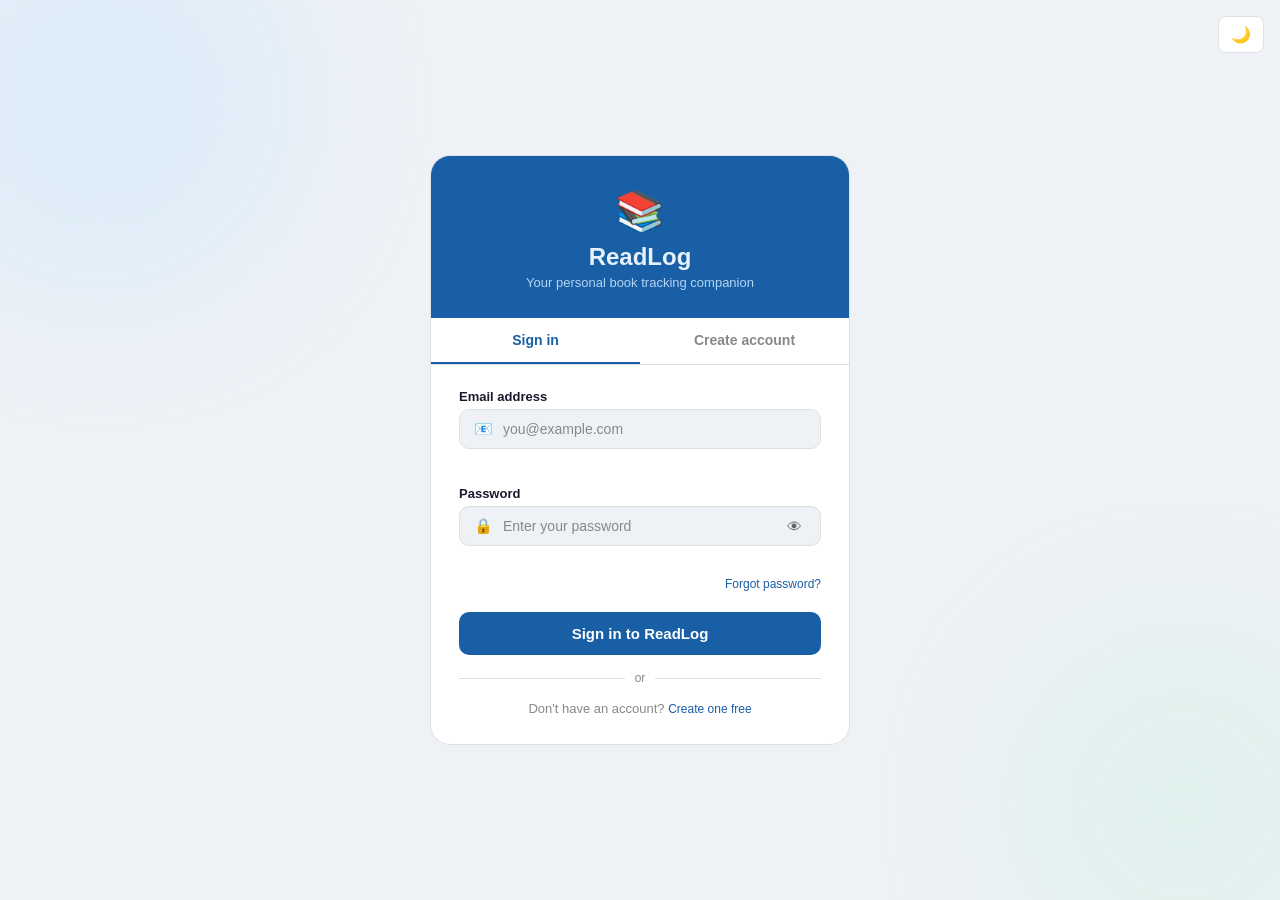
<file: login.html>
<!DOCTYPE html>
<html lang="en" data-theme="light">

<head>
  <meta charset="UTF-8" />
  <meta name="viewport" content="width=device-width, initial-scale=1.0" />
  <title>ReadLog — Sign in</title>
  <link rel="stylesheet" href="login.css" />
</head>

<body>

  <!-- BACKGROUND BLOBS (decorative) -->
  <div class="bg-blob blob1"></div>
  <div class="bg-blob blob2"></div>

  <!-- DARK MODE TOGGLE -->
  <button class="dark-toggle" onclick="toggleDarkMode()" title="Toggle dark mode">🌙</button>

  <!-- MAIN CARD -->
  <div class="login-wrapper">

    <!-- HEADER -->
    <div class="login-header">
      <div class="login-logo">📚</div>
      <div class="login-appname">ReadLog</div>
      <div class="login-tagline">Your personal book tracking companion</div>
    </div>

    <!-- TABS -->
    <div class="login-tabs">
      <button class="login-tab active" id="signinTab" onclick="switchTab('signin')">Sign in</button>
      <button class="login-tab" id="registerTab" onclick="switchTab('register')">Create account</button>
    </div>

    <!-- SIGN IN FORM -->
    <div class="login-body" id="signinForm">

      <div class="field-group">
        <label class="field-label">Email address</label>
        <div class="field-wrap">
          <span class="field-icon">📧</span>
          <input type="email" id="signinEmail" placeholder="you@example.com" />
        </div>
        <div class="field-error" id="signinEmailErr"></div>
      </div>

      <div class="field-group">
        <label class="field-label">Password</label>
        <div class="field-wrap">
          <span class="field-icon">🔒</span>
          <input type="password" id="signinPassword" placeholder="Enter your password" />
          <button class="toggle-password" onclick="togglePassword('signinPassword', this)">👁</button>
        </div>
        <div class="field-error" id="signinPasswordErr"></div>
        <div class="forgot-link">
          <a href="#" onclick="showForgot()">Forgot password?</a>
        </div>
      </div>

      <div class="error-banner" id="signinBanner" style="display:none;"></div>
      <div class="success-banner" id="signinSuccess" style="display:none;"></div>

      <button class="submit-btn" onclick="handleSignin()">
        <span id="signinBtnText">Sign in to ReadLog</span>
        <span id="signinSpinner" class="spinner" style="display:none;"></span>
      </button>

      <div class="divider">
        <div class="divider-line"></div>
        <div class="divider-text">or</div>
        <div class="divider-line"></div>
      </div>

      <div class="footer-text">
        Don't have an account?
        <a href="#" onclick="switchTab('register')">Create one free</a>
      </div>

    </div>

    <!-- REGISTER FORM -->
    <div class="login-body" id="registerForm" style="display:none;">

      <div class="field-group">
        <label class="field-label">Full name</label>
        <div class="field-wrap">
          <span class="field-icon">👤</span>
          <input type="text" id="regName" placeholder="Your full name" />
        </div>
        <div class="field-error" id="regNameErr"></div>
      </div>

      <div class="field-group">
        <label class="field-label">Email address</label>
        <div class="field-wrap">
          <span class="field-icon">📧</span>
          <input type="email" id="regEmail" placeholder="you@example.com" />
        </div>
        <div class="field-error" id="regEmailErr"></div>
      </div>

      <div class="field-group">
        <label class="field-label">Password</label>
        <div class="field-wrap">
          <span class="field-icon">🔒</span>
          <input type="password" id="regPassword" placeholder="Create a password"
            oninput="checkStrength(this.value)" />
          <button class="toggle-password" onclick="togglePassword('regPassword', this)">👁</button>
        </div>
        <div class="strength-bar">
          <div class="strength-seg" id="seg1"></div>
          <div class="strength-seg" id="seg2"></div>
          <div class="strength-seg" id="seg3"></div>
          <div class="strength-seg" id="seg4"></div>
        </div>
        <div class="strength-label" id="strengthLabel"></div>
        <div class="field-error" id="regPasswordErr"></div>
      </div>

      <div class="field-group">
        <label class="field-label">Confirm password</label>
        <div class="field-wrap">
          <span class="field-icon">🔒</span>
          <input type="password" id="regConfirm" placeholder="Repeat your password" />
          <button class="toggle-password" onclick="togglePassword('regConfirm', this)">👁</button>
        </div>
        <div class="field-error" id="regConfirmErr"></div>
      </div>

      <div class="error-banner"   id="registerBanner"  style="display:none;"></div>
      <div class="success-banner" id="registerSuccess" style="display:none;"></div>

      <button class="submit-btn" onclick="handleRegister()">
        <span id="registerBtnText">Create my account</span>
        <span id="registerSpinner" class="spinner" style="display:none;"></span>
      </button>

      <div class="terms-text">
        By creating an account you agree to our
        <a href="#">Terms of Service</a> and <a href="#">Privacy Policy</a>
      </div>

      <div class="footer-text">
        Already have an account?
        <a href="#" onclick="switchTab('signin')">Sign in</a>
      </div>

    </div>

    <!-- FORGOT PASSWORD FORM -->
    <div class="login-body" id="forgotForm" style="display:none;">

      <div class="back-link">
        <a href="#" onclick="switchTab('signin')">← Back to sign in</a>
      </div>

      <div class="forgot-title">Reset your password</div>
      <div class="forgot-desc">
        Enter your email and we'll send you a link to reset your password.
      </div>

      <div class="field-group">
        <label class="field-label">Email address</label>
        <div class="field-wrap">
          <span class="field-icon">📧</span>
          <input type="email" id="forgotEmail" placeholder="you@example.com" />
        </div>
        <div class="field-error" id="forgotEmailErr"></div>
      </div>

      <div class="success-banner" id="forgotSuccess" style="display:none;"></div>

      <button class="submit-btn" onclick="handleForgot()">
        <span id="forgotBtnText">Send reset link</span>
        <span id="forgotSpinner" class="spinner" style="display:none;"></span>
      </button>

    </div>

  </div>

  <script src="login.js"></script>

</body>
</html>
</file>
<file: login.css>
/* VARIABLES */
:root {
  --bg:           #EEF2F7;
  --surface:      #ffffff;
  --border:       #e0e0e0;
  --text:         #1a1a2e;
  --text-muted:   #888;
  --accent:       #185FA5;
  --accent-light: #E6F1FB;
  --accent-hover: #0f4a8a;
  --error:        #e74c3c;
  --success:      #27ae60;
  --blob1:        #d0e8fa;
  --blob2:        #d5f0e5;
}

[data-theme="dark"] {
  --bg:           #0b0e14;
  --surface:      #151821;
  --border:       #2a2d3a;
  --text:         #e8eaf0;
  --text-muted:   #666;
  --accent:       #4a9eda;
  --accent-light: #0c2a44;
  --accent-hover: #2b7fc7;
  --error:        #e55;
  --success:      #2ecc71;
  --blob1:        #0c2a3e;
  --blob2:        #0c2e1e;
}

/* RESET */
* { margin:0; padding:0; box-sizing:border-box; }

body {
  font-family: 'Segoe UI', sans-serif;
  background: var(--bg);
  color: var(--text);
  min-height: 100vh;
  display: flex;
  align-items: center;
  justify-content: center;
  padding: 20px;
  position: relative;
  overflow-x: hidden;
  transition: background 0.3s, color 0.3s;
}

/* BACKGROUND BLOBS */
.bg-blob {
  position: fixed;
  border-radius: 50%;
  filter: blur(60px);
  opacity: 0.5;
  z-index: 0;
  pointer-events: none;
}

.blob1 {
  width: 400px;
  height: 400px;
  background: var(--blob1);
  top: -100px;
  left: -100px;
}

.blob2 {
  width: 350px;
  height: 350px;
  background: var(--blob2);
  bottom: -80px;
  right: -80px;
}

/* DARK MODE TOGGLE */
.dark-toggle {
  position: fixed;
  top: 16px;
  right: 16px;
  background: var(--surface);
  border: 1px solid var(--border);
  border-radius: 8px;
  padding: 8px 12px;
  font-size: 16px;
  cursor: pointer;
  z-index: 100;
  transition: background 0.2s;
}

.dark-toggle:hover { background: var(--bg); }

/* MAIN CARD */
.login-wrapper {
  background: var(--surface);
  border-radius: 20px;
  width: 100%;
  max-width: 420px;
  border: 1px solid var(--border);
  overflow: hidden;
  position: relative;
  z-index: 1;
  animation: slideUp 0.4s ease;
}

@keyframes slideUp {
  from { opacity:0; transform: translateY(24px); }
  to   { opacity:1; transform: translateY(0);    }
}

/* HEADER */
.login-header {
  background: var(--accent);
  padding: 32px 28px 28px;
  text-align: center;
}

.login-logo    { font-size: 40px; margin-bottom: 8px; }
.login-appname { font-size: 24px; font-weight: 700; color: #E6F1FB; }
.login-tagline { font-size: 13px; color: #B5D4F4; margin-top: 4px; }

/* TABS */
.login-tabs {
  display: flex;
  border-bottom: 1px solid var(--border);
  background: var(--surface);
}

.login-tab {
  flex: 1;
  padding: 14px;
  text-align: center;
  font-size: 14px;
  font-weight: 600;
  color: var(--text-muted);
  cursor: pointer;
  border: none;
  background: none;
  border-bottom: 2px solid transparent;
  transition: all 0.2s;
}

.login-tab.active {
  color: var(--accent);
  border-bottom: 2px solid var(--accent);
}

.login-tab:hover:not(.active) { color: var(--text); }

/* FORM BODY */
.login-body {
  padding: 24px 28px 20px;
  display: flex;
  flex-direction: column;
  gap: 16px;
  animation: fadeIn 0.3s ease;
}

@keyframes fadeIn {
  from { opacity:0; transform: translateX(10px); }
  to   { opacity:1; transform: translateX(0);    }
}

/* FIELDS */
.field-group { display: flex; flex-direction: column; gap: 5px; }

.field-label {
  font-size: 13px;
  font-weight: 600;
  color: var(--text);
}

.field-wrap {
  display: flex;
  align-items: center;
  gap: 10px;
  background: var(--bg);
  border: 1px solid var(--border);
  border-radius: 10px;
  padding: 0 14px;
  transition: border-color 0.2s, box-shadow 0.2s;
}

.field-wrap:focus-within {
  border-color: var(--accent);
  box-shadow: 0 0 0 3px var(--accent-light);
}

.field-wrap.error-field { border-color: var(--error); }

.field-icon { font-size: 15px; flex-shrink: 0; }

.field-wrap input {
  flex: 1;
  border: none;
  background: transparent;
  padding: 11px 0;
  font-size: 14px;
  color: var(--text);
  outline: none;
  font-family: inherit;
}

.field-wrap input::placeholder { color: var(--text-muted); }

.toggle-password {
  background: none;
  border: none;
  cursor: pointer;
  font-size: 15px;
  padding: 4px;
  opacity: 0.6;
  transition: opacity 0.2s;
}

.toggle-password:hover { opacity: 1; }

/* ERRORS */
.field-error {
  font-size: 12px;
  color: var(--error);
  min-height: 16px;
}

/* BANNERS */
.error-banner {
  background: #fdecea;
  color: var(--error);
  border: 1px solid #f5c6c2;
  border-radius: 8px;
  padding: 10px 14px;
  font-size: 13px;
}

.success-banner {
  background: #eafaf1;
  color: var(--success);
  border: 1px solid #a9dfbe;
  border-radius: 8px;
  padding: 10px 14px;
  font-size: 13px;
}

/* FORGOT LINK */
.forgot-link {
  text-align: right;
  margin-top: 2px;
}

.forgot-link a, .back-link a, .footer-text a, .terms-text a {
  color: var(--accent);
  text-decoration: none;
  font-size: 12px;
}

.forgot-link a:hover, .back-link a:hover,
.footer-text a:hover, .terms-text a:hover {
  text-decoration: underline;
}

/* PASSWORD STRENGTH */
.strength-bar {
  display: flex;
  gap: 5px;
  margin-top: 6px;
}

.strength-seg {
  flex: 1;
  height: 4px;
  border-radius: 999px;
  background: var(--border);
  transition: background 0.3s;
}

.strength-seg.weak   { background: #e74c3c; }
.strength-seg.ok     { background: #f39c12; }
.strength-seg.strong { background: #27ae60; }

.strength-label {
  font-size: 11px;
  margin-top: 3px;
  font-weight: 600;
  min-height: 14px;
}

/* SUBMIT BUTTON */
.submit-btn {
  background: var(--accent);
  color: white;
  border: none;
  border-radius: 10px;
  padding: 13px;
  font-size: 15px;
  font-weight: 600;
  cursor: pointer;
  width: 100%;
  display: flex;
  align-items: center;
  justify-content: center;
  gap: 10px;
  transition: background 0.2s, transform 0.1s;
  margin-top: 4px;
}

.submit-btn:hover   { background: var(--accent-hover); }
.submit-btn:active  { transform: scale(0.98); }
.submit-btn:disabled { opacity: 0.6; cursor: not-allowed; }

/* SPINNER */
.spinner {
  width: 16px;
  height: 16px;
  border: 2px solid rgba(255,255,255,0.4);
  border-top-color: white;
  border-radius: 50%;
  animation: spin 0.7s linear infinite;
}

@keyframes spin { to { transform: rotate(360deg); } }

/* DIVIDER */
.divider {
  display: flex;
  align-items: center;
  gap: 10px;
}

.divider-line { flex:1; height:1px; background: var(--border); }
.divider-text { font-size:12px; color: var(--text-muted); }

/* FOOTER TEXTS */
.footer-text {
  text-align: center;
  font-size: 13px;
  color: var(--text-muted);
  padding-bottom: 8px;
}

.terms-text {
  text-align: center;
  font-size: 11px;
  color: var(--text-muted);
  line-height: 1.6;
}

/* FORGOT FORM */
.forgot-title {
  font-size: 18px;
  font-weight: 700;
  color: var(--text);
}

.forgot-desc {
  font-size: 13px;
  color: var(--text-muted);
  line-height: 1.6;
  margin-top: -8px;
}

.back-link { font-size: 13px; margin-bottom: -4px; }

/* SCROLLBAR */
::-webkit-scrollbar { width:6px; height:6px; }
::-webkit-scrollbar-track { background: var(--bg); border-radius:999px; }
::-webkit-scrollbar-thumb { background: var(--border); border-radius:999px; }
* { scrollbar-width: thin; scrollbar-color: var(--border) var(--bg); }
</file>
